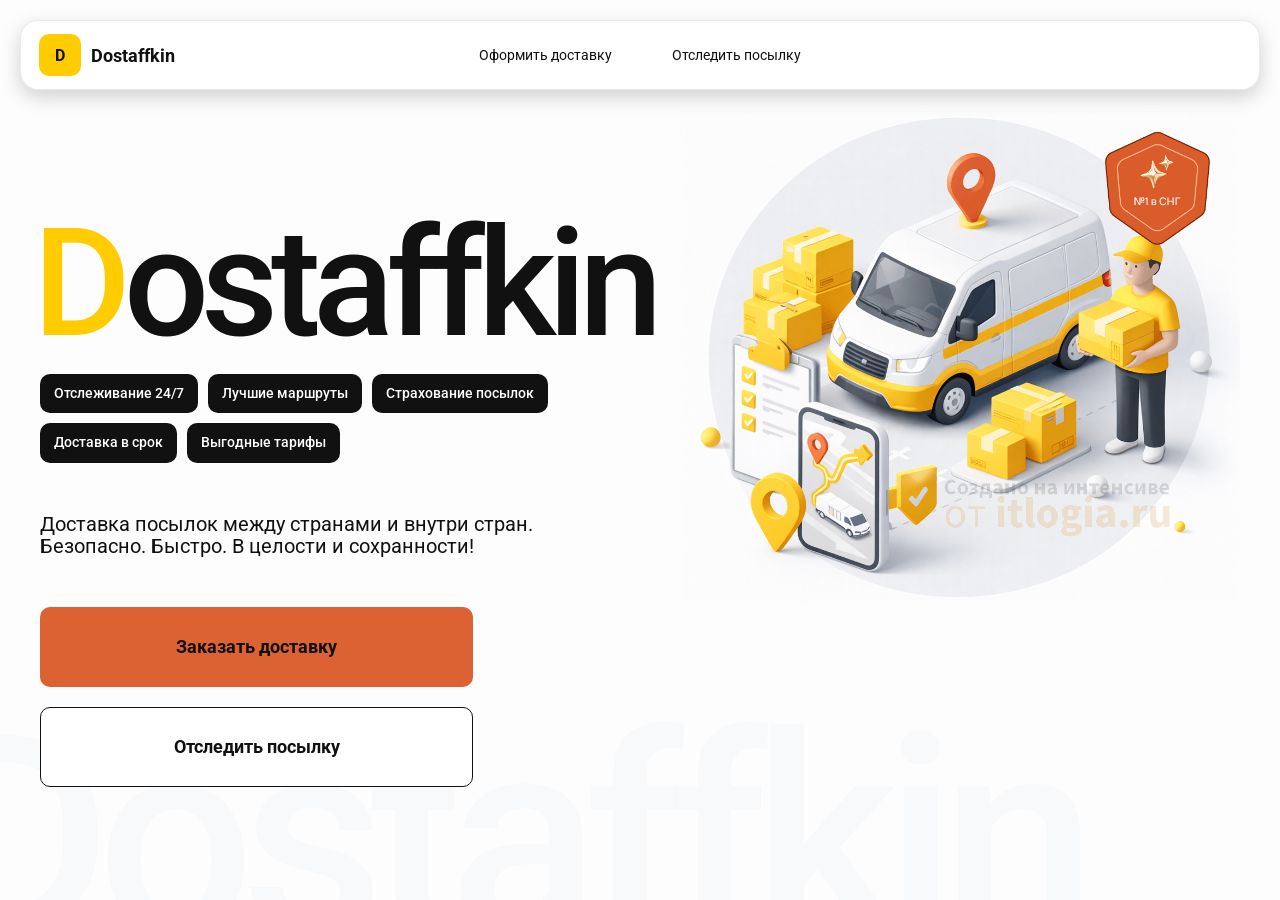
<file: index.html>
<!doctype html>
<html lang="ru">

<head>
    <meta charset="utf-8" />
    <meta name="viewport" content="width=device-width,initial-scale=1,maximum-scale=1,user-scalable=0" />
    <title>Dostaffkin — Доставка посылок между странами и внутри стран. Безопасно. Быстро. В целости и сохранности!
    </title>

    <link href="styles/base.css" rel="stylesheet" />
    <link href="styles/base_adaptive.css" rel="stylesheet" />
    <link href="styles/index.css" rel="stylesheet" />
    <link href="styles/index_adaptive.css" rel="stylesheet" />

</head>

<body>
    <div class="container">
        <header class="header">
            <a class="header-brand" href="#">
                <div class="header-logo">D</div>
                <div class="header-title">Dostaffkin</div>
            </a>
            <nav class="header-menu">
                <a class="header-link" href="./order.html">Оформить <span>доставку</span></a>
                <a class="header-link" href="./track.html">Отследить <span>посылку</span></a>
            </nav>
        </header>
        <main class="main">
            <section class="main-info">
                <div class="main-title">
                    <span>D</span>ostaffkin
                </div>
                <div class="main-features">
                    <div class="main-feature">Отслеживание 24/7</div>
                    <div class="main-feature">Лучшие маршруты</div>
                    <div class="main-feature">Страхование посылок</div>
                    <div class="main-feature">Доставка в срок</div>
                    <div class="main-feature">Выгодные тарифы</div>
                </div>
                <div class="main-description">
                    Доставка посылок между странами и внутри стран.
                    Безопасно. Быстро. В целости и сохранности!
                </div>
                <div class="main-actions">
                    <a class="button" type="button" href="./order.html">Заказать доставку</a>
                    <a class="button button-white" type="button" href="./track.html">Отследить посылку</a>
                </div>
            </section>
            <div class="main-title-ghost">Dostaffkin</div>
            <section class="main-image">
                <img src="images/main-image.png" alt="Main image" />
            </section>
        </main>
    </div>
</body>

</html>
</file>
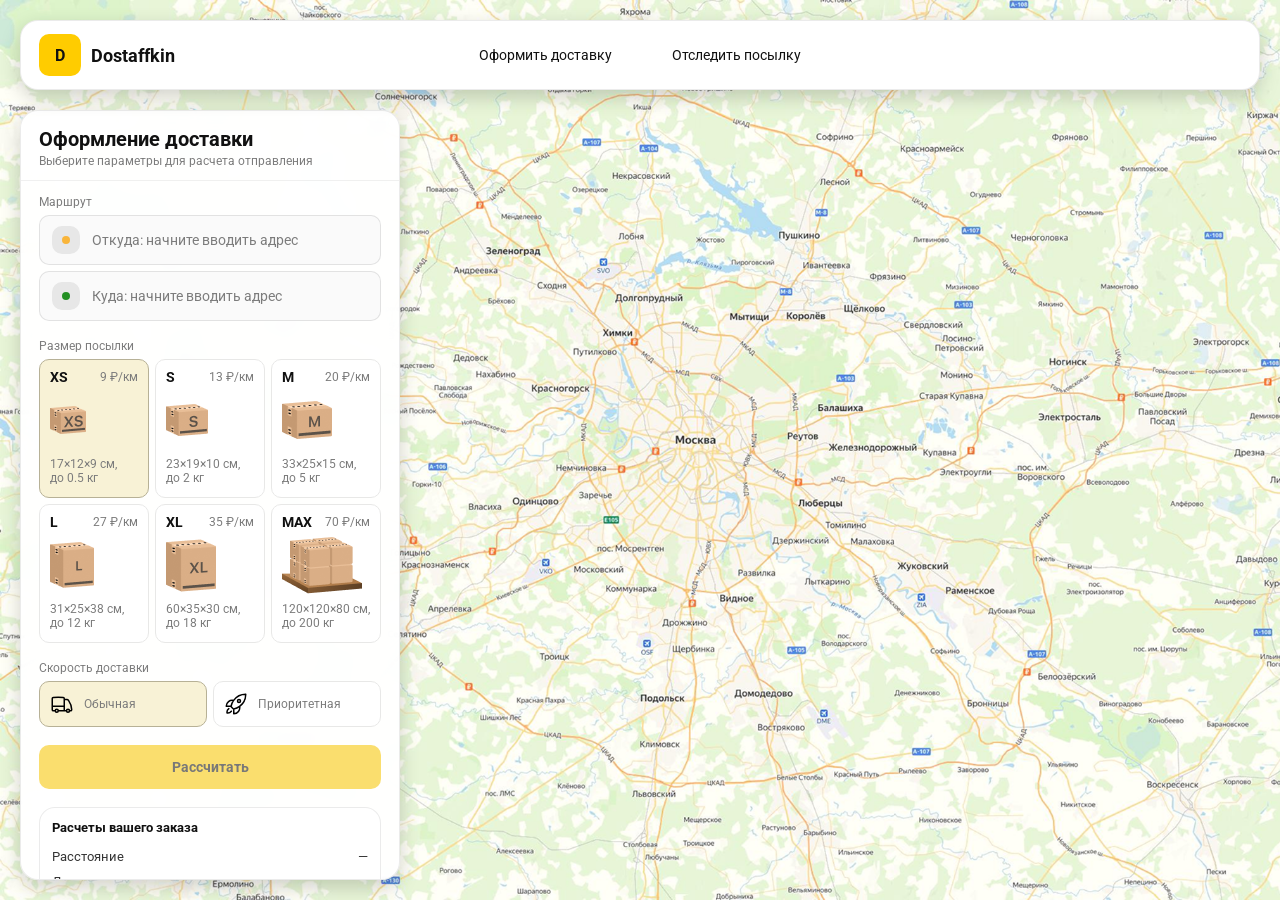
<file: order.html>
<!doctype html>
<html lang="ru">

<head>
    <meta charset="utf-8" />
    <meta name="viewport" content="width=device-width,initial-scale=1,maximum-scale=1,user-scalable=0" />
    <title>Оформление доставки</title>

    <link rel="stylesheet" href="styles/base.css" />
    <link rel="stylesheet" href="styles/base_adaptive.css" />

    <link rel="stylesheet" href="styles/order.css" />
    <link rel="stylesheet" href="styles/order_adaptive.css" />
</head>

<body>
    <div id="map"></div>

    <header class="header">
        <a class="header-brand" href="./index.html">
            <div class="header-logo">D</div>
            <div class="header-title">Dostaffkin</div>
        </a>
        <nav class="header-menu">
            <a class="header-link" href="#">Оформить <span>доставку</span></a>
            <a class="header-link" href="./track.html">Отследить <span>посылку</span></a>
        </nav>
    </header>

    <aside class="main" id="sidebar">
        <div class="main-header">
            <div class="main-title">Оформление доставки</div>
            <div class="main-text">Выберите параметры для расчета отправления</div>
        </div>
        <div class="main-content">
            <div class="main-route">
                <div class="main-block-title">Маршрут</div>
                <div class="main-fields">
                    <div class="main-field" id="fromField">
                        <div class="main-pin"></div>
                        <input id="from" placeholder="Откуда: начните вводить адрес" autocomplete="off" />
                        <div class="main-ac" id="fromAc" role="listbox" aria-label="Подсказки адресов"></div>
                    </div>

                    <div class="main-field" id="toField">
                        <div class="main-pin"></div>
                        <input id="to" placeholder="Куда: начните вводить адрес" autocomplete="off" />
                        <div class="main-ac" id="toAc" role="listbox" aria-label="Подсказки адресов"></div>
                    </div>
                </div>
            </div>
            <div class="main-package">
                <div class="main-block-title">Размер посылки</div>

                <div class="main-sizes">
                    <div class="main-size-card is-active" data-value="xs">
                        <div class="main-size-top">
                            <div class="main-size-label">XS</div>
                            <div class="main-size-rate">9 ₽/км</div>
                        </div>
                        <div class="main-size-media">
                            <img src="images/sizes/xs.png" alt="Короб XS" />
                        </div>
                        <div class="main-size-description">17×12×9 см,<br>до 0.5 кг</div>
                    </div>

                    <div class="main-size-card" data-value="s">
                        <div class="main-size-top">
                            <div class="main-size-label">S</div>
                            <div class="main-size-rate">13 ₽/км</div>
                        </div>
                        <div class="main-size-media">
                            <img src="images/sizes/s.png" alt="Короб S" />
                        </div>
                        <div class="main-size-description">23×19×10 см,<br>до 2 кг</div>
                    </div>

                    <div class="main-size-card" data-value="m">
                        <div class="main-size-top">
                            <div class="main-size-label">M</div>
                            <div class="main-size-rate">20 ₽/км</div>
                        </div>
                        <div class="main-size-media">
                            <img src="images/sizes/m.png" alt="Короб M" />
                        </div>
                        <div class="main-size-description">33×25×15 см,<br>до 5 кг</div>
                    </div>

                    <div class="main-size-card" data-value="l">
                        <div class="main-size-top">
                            <div class="main-size-label">L</div>
                            <div class="main-size-rate">27 ₽/км</div>
                        </div>
                        <div class="main-size-media">
                            <img src="images/sizes/l.png" alt="Короб L" />
                        </div>
                        <div class="main-size-description">31×25×38 см,<br>до 12 кг</div>
                    </div>

                    <div class="main-size-card" data-value="xl">
                        <div class="main-size-top">
                            <div class="main-size-label">XL</div>
                            <div class="main-size-rate">35 ₽/км</div>
                        </div>
                        <div class="main-size-media">
                            <img src="images/sizes/xl.png" alt="Короб XL" />
                        </div>
                        <div class="main-size-description">60×35×30 см,<br>до 18 кг</div>
                    </div>

                    <div class="main-size-card" data-value="max">
                        <div class="main-size-top">
                            <div class="main-size-label">MAX</div>
                            <div class="main-size-rate">70 ₽/км</div>
                        </div>
                        <div class="main-size-media main-size-media-palleta">
                            <img src="images/sizes/max.png" alt="Паллета" />
                        </div>
                        <div class="main-size-description">120×120×80 см,<br>до 200 кг</div>
                    </div>
                </div>
            </div>

            <div class="main-speed">
                <div class="main-block-title">Скорость доставки</div>

                <div class="main-speeds">
                    <div class="main-speed-card is-active" data-value="regular">
                        <img class="main-speed-media" src="images/icons/regular.svg" alt="Regular" />
                        <div class="main-speed-description">Обычная</div>
                    </div>
                    <div class="main-speed-card" data-value="fast">
                        <img class="main-speed-media" src="images/icons/fast.svg" alt="Fast" />
                        <div class="main-speed-description">Приоритетная</div>
                    </div>

                </div>
            </div>
            <div class="main-calculate-block">
                <button id="calc" class="button calculate-button" type="button" disabled>Рассчитать</button>
            </div>
            <div class="main-result" id="result">
                <div class="main-result-title">Расчеты вашего заказа</div>
                <div class="main-result-lines">
                    <div class="main-result-line"><span>Расстояние</span><span id="distanceValue">—</span></div>
                    <div class="main-result-line"><span>Доставим через</span><span id="durationValue">—</span></div>
                    <div class="main-result-line"><span>Тариф</span><span id="rateValue">—</span></div>
                </div>
                <div class="main-price">
                    <div class="main-price-label">Итого</div>
                    <div class="main-price-value" id="totalValue">—</div>
                </div>
            </div>
            <div class="main-order-box">
                <div class="main-order-form" id="orderForm">
                    <div class="main-order-title">Оформление доставки</div>
                    <div class="main-block-info-row">
                        <div class="main-block-title">Контакты</div>
                        <div class="order-fields">
                            <div class="main-field">
                                <input id="customerName" placeholder="Ваше имя" autocomplete="off" />
                            </div>
                            <div class="main-field">
                                <input id="customerPhone" placeholder="Ваш телефон" autocomplete="off"
                                    inputmode="tel" />
                            </div>
                        </div>
                    </div>
                    <div class="main-block-info-row extra-info">
                        <div class="main-block-title">Дополнительная информация</div>
                        <div class="main-field textarea">
                            <textarea id="comment" placeholder="Детали доставки и комментарии"></textarea>
                        </div>
                    </div>
                    <button id="submit" class="button main-submit-request" type="button" disabled>Отправить
                        заявку
                    </button>
                </div>

                <div class="main-order-success" id="orderSuccess">
                    <div class="main-success-icon">✓</div>
                    <div class="main-success-title">Заявка отправлена!</div>
                    <div class="main-success-title">Номер отправления – <span id="orderId"></span></div>
                    <div class="main-success-subtitle">Мы скоро свяжемся с вами</div>
                </div>
            </div>


        </div>

    </aside>

</body>

</html>
</file>
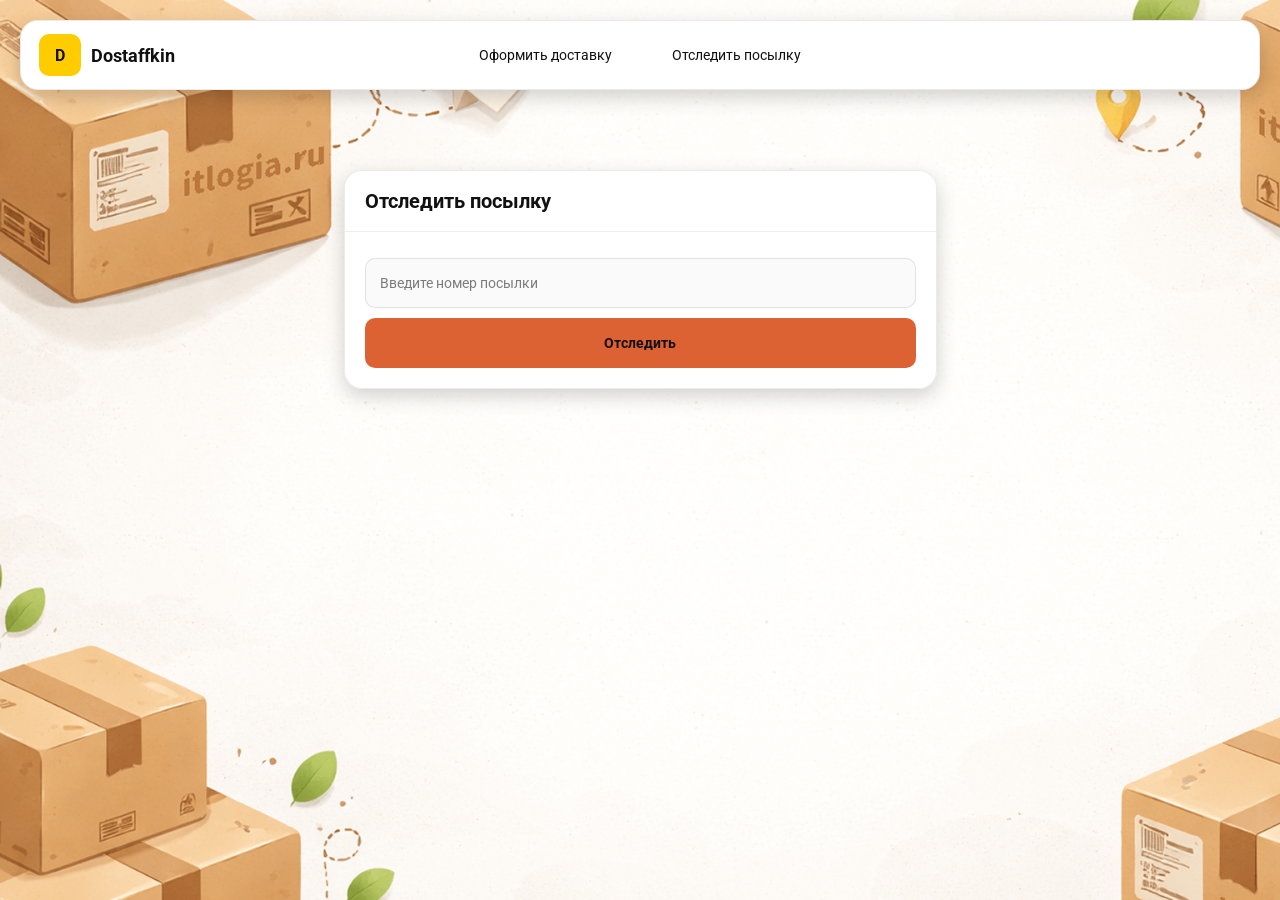
<file: track.html>
<!doctype html>
<html lang="ru">

<head>
    <meta charset="utf-8" />
    <meta name="viewport" content="width=device-width,initial-scale=1,maximum-scale=1,user-scalable=0" />
    <title>Отследить посылку</title>
    <link rel="stylesheet" href="styles/base.css" />
    <link rel="stylesheet" href="styles/base_adaptive.css" />

    <link rel="stylesheet" href="styles/track.css" />
    <link rel="stylesheet" href="styles/track_adaptive.css" />
</head>

<body>

    <div class="container">
        <header class="header">
            <a class="header-brand" href="./index.html">
                <div class="header-logo">D</div>
                <div class="header-title">Dostaffkin</div>
            </a>
            <nav class="header-menu">
                <a class="header-link" href="./order.html">Оформить <span>доставку</span></a>
                <a class="header-link" href="#">Отследить <span>посылку</span></a>
            </nav>
        </header>
        <main class="track-content">
            <section class="track-card track-search">
                <div class="track-title">Отследить посылку</div>
                <div class="track-action">
                    <div class="main-field track-field">
                        <input id="trackNumber" placeholder="Введите номер посылки" autocomplete="off" />
                    </div>
                    <button id="trackButton" class="button track-button" type="button">Отследить</button>
                </div>
            </section>
            <section class="track-card track-result" id="trackResult">
                <div class="track-result-header">
                    <div class="track-id" id="trackIdValue"></div>
                    <div class="track-routes">
                        <div class="track-route">
                            <div class="track-route-pin">
                                <svg xmlns="http://www.w3.org/2000/svg" fill="none" viewBox="0 0 24 24"
                                    stroke-width="1.5" stroke="orange" class="size-6">
                                    <path stroke-linecap="round" stroke-linejoin="round"
                                        d="M15 10.5a3 3 0 1 1-6 0 3 3 0 0 1 6 0Z" />
                                    <path stroke-linecap="round" stroke-linejoin="round"
                                        d="M19.5 10.5c0 7.142-7.5 11.25-7.5 11.25S4.5 17.642 4.5 10.5a7.5 7.5 0 1 1 15 0Z" />
                                </svg>
                            </div>
                            <div class="track-route-address" id="trackFromValue">
                                Откуда: Москва, улица Арбат, 1
                            </div>
                        </div>
                        <div class="track-route track-route-arrow">
                            <svg xmlns="http://www.w3.org/2000/svg" fill="none" viewBox="0 0 24 24" stroke-width="1.5"
                                stroke="currentColor" class="size-6">
                                <path stroke-linecap="round" stroke-linejoin="round"
                                    d="M19.5 13.5 12 21m0 0-7.5-7.5M12 21V3" />
                            </svg>
                        </div>
                        <div class="track-route">
                            <div class="track-route-pin">
                                <svg xmlns="http://www.w3.org/2000/svg" fill="none" viewBox="0 0 24 24"
                                    stroke-width="1.5" stroke="green" class="size-6">
                                    <path stroke-linecap="round" stroke-linejoin="round"
                                        d="M15 10.5a3 3 0 1 1-6 0 3 3 0 0 1 6 0Z" />
                                    <path stroke-linecap="round" stroke-linejoin="round"
                                        d="M19.5 10.5c0 7.142-7.5 11.25-7.5 11.25S4.5 17.642 4.5 10.5a7.5 7.5 0 1 1 15 0Z" />
                                </svg>
                            </div>
                            <div class="track-route-address" id="trackToValue">
                                Куда: Минск, проспект Независимости, 58
                            </div>
                        </div>
                    </div>
                </div>
                <div class="track-info">
                    <div class="track-status-title">Статус данной посылки:</div>
                    <div class="track-status-list" id="trackStatusList">


                        <div class="track-status created">
                            <img src="images/icons/created.svg" class="track-status-icon" alt="Created">
                            <div class="track-status-text">
                                <div class="track-status-text-state">Создан</div>
                                <div class="track-status-text-date">10.01.2026</div>
                            </div>
                        </div>

                        <div class="track-status in-way">
                            <img src="images/icons/in-way.svg" class="track-status-icon" alt="In way">
                            <div class="track-status-text">
                                <div class="track-status-text-state">В пути: Москва</div>
                                <div class="track-status-text-date">18.01.2026</div>
                            </div>
                        </div>

                        <div class="track-status ready">
                            <img src="images/icons/ready.svg" class="track-status-icon" alt="Ready">
                            <div class="track-status-text">
                                <div class="track-status-text-state">Готов к выдаче</div>
                                <div class="track-status-text-date">25.01.2026</div>
                            </div>
                        </div>

                        <div class="track-status done">
                            <img src="images/icons/done.svg" class="track-status-icon" alt="Done">
                            <div class="track-status-text">
                                <div class="track-status-text-state">Вручен</div>
                                <div class="track-status-text-date">27.01.2026</div>
                            </div>
                        </div>

                    </div>
                </div>
            </section>
        </main>
    </div>

</body>

</html>
</file>
<file: styles/base.css>
*, *::before, *::after {
    box-sizing: border-box;
}

@font-face {
    font-family: "Roboto";
    src: url("../fonts/Roboto-Regular.ttf");
    font-weight: normal;
}

@font-face {
    font-family: "Roboto";
    src: url("../fonts/Roboto-Bold.ttf");
    font-weight: bold;
}

@font-face {
    font-family: "Roboto";
    src: url("../fonts/Roboto-Medium.ttf");
    font-weight: 500;
}

html, body {
    margin: 0;
    color: #111111;
    font-family: "Roboto", sans-serif;
}

body {
    background: #FDFDFD;
}

.header {
    border-radius: 18px;
    box-shadow: 0 7px 20px 0 #0000002E;
    backdrop-filter: blur(10px);
    background: #ffffff;
    left: 20px;
    border: 1px solid rgba(0, 0, 0, 0.08);
    position: fixed;
    right: 20px;
    top: 20px;
    padding: 14px 18px;
    height: 70px;
    display: flex;
    align-items: center;
    z-index: 6;
}


.header-brand {
    display: flex;
    align-items: center;
    text-decoration: none;
    gap: 10px;
}

.header-logo {
    width: 42px;
    height: 42px;
    border-radius: 10px;
    background: #FFCC00;
    display: grid;
    place-items: center;
    font-weight: bold;
    color: #111;
}

.header-title {
    font-size: 18px;
    font-weight: bold;
    color: #111111;
    text-decoration: none;
}

.header-menu {
    display: flex;
    align-items: center;
    gap: 60px;
    margin: 0;
    position: absolute;
    left: 50%;
    transform: translateX(-50%);
}

.header-link {
    font-size: 14px;
    color: #111111;
    text-decoration: none;
}

.button {
    border: 0;
    outline: none;
    height: 44px;
    border-radius: 10px;
    font-size: 14px;
    font-weight: bold;
    cursor: pointer;
    font-family: inherit;
    transition: transform .08s ease, opacity .12s ease;
    background: #DC6133;
    color: #111111;
    text-align: center;
    text-decoration: none;
}

.button:hover {
    background-color: #E5BC19;
}

.button:disabled {
    cursor: not-allowed;
    background-color: #FADE6E;
    color: #787878;
    transform: none;
}

.button.button-white {
    background: #ffffff;
    border: 1px solid #111111;
}

.button.button-white:hover {
    background: rgb(241 241 241);
}



.main-field {
    display: flex;
    align-items: center;
    margin-top: 6px;
    gap: 10px;
    border: 1px solid #1111111A;
    background: #FAFAFA;
    border-radius: 10px;
    padding: 10px 12px;
    position: relative;
    box-sizing: border-box;
    height: 50px;
}

.main-field.textarea {
    height: auto;
}

.main-pin {
    width: 28px;
    height: 28px;
    border-radius: 10px;
    background: rgba(17, 17, 17, 0.08);
    display: grid;
    place-items: center;
    flex: 0 0 auto;
    position: relative;
}

.main-pin::before {
    content: "";
    width: 8px;
    height: 8px;
    border-radius: 999px;
    background: orange;
    opacity: .75;
    display: block;
}

.main-field:last-child .main-pin::before {
    background: green;
    opacity: .85;
}

input, textarea {
    width: 100%;
    border: 0;
    outline: none;
    background: transparent;
    font-size: 14px;
    color: #111111;
    font-family: inherit;
}

textarea {
    resize: vertical;
    min-height: 72px;
    padding: 2px 0;
}

input::placeholder, textarea::placeholder {
    color: #7C7C7C;
}

.main-field:focus-within {
    border-color: rgba(0, 0, 0, 0.20);
    box-shadow: 0 0 0 4px rgba(255, 204, 0, 0.35);
    background: rgba(255, 255, 255, 0.75);
}
</file>
<file: styles/base_adaptive.css>
@media (max-width: 767px) {
    .header {
        left: 10px;
        right: 10px;
        top: 10px;
    }

    .header-link span {
        display: none;
    }

    .header-menu {
        gap: 20px;
        justify-content: flex-start;
        margin: 0 0 0 30px;
        position: static;
        transform: none;
    }
}

@media (max-width: 420px) {
    .header-title {
        display: none;
    }
}

@media (max-width: 374px) {
    .header-menu {
        gap: 10px;
        margin: 0 0 0 10px;
    }
}
</file>
<file: styles/index.css>
.container {
    overflow: hidden;
    min-height: 100vh;
}

.main {
    padding: 111px 40px 40px;
    position: relative;
    display: flex;
}

.main-info {
    max-width: 840px;
    width: 100%;
    position: relative;
}

.main-title {
    margin-top: 98px;
    font-weight: 500;
    font-size: 200px;
    line-height: 1;
    letter-spacing: -0.05em;
    color: #111111;
    left: -15px;
    position: relative;
}

.main-title span {
    color: #FFCC00;
}

.main-features {
    margin-top: 15px;
    display: flex;
    flex-wrap: wrap;
    gap: 10px;
}

.main-feature {
    background: #111111;
    color: #ffffff;
    padding: 12px 14px;
    font-weight: 500;
    font-size: 14px;
    line-height: 1.1;
    border-radius: 10px;
}

.main-description {
    margin-top: 50px;
    max-width: 500px;
    font-size: 20px;
    line-height: 1.1;
    color: #111111;
}

.main-actions {
    margin-top: 50px;
    display: flex;
    flex-direction: column;
    gap: 20px;
}

.main-actions .button {
    height: 80px;
    width: 433px;
    font-size: 18px;
    font-weight: bold;
    place-items: center;
    display: grid;
}

.main-title-ghost {
    position: absolute;
    z-index: -1;
    left: -70px;
    bottom: -150px;
    font-weight: 500;
    font-size: 278px;
    line-height: 1;
    letter-spacing: -0.05em;
    color: #ECEDF04D;
}

.main-image {
    width: 1024px;
    top: 100px;
    z-index: -2;
}

.main-image img {
    width: 100%;
    max-width: 1024px;
    height: auto;
    display: block;
}
</file>
<file: styles/index_adaptive.css>
@media (max-width: 1760px) {
    .main-title {
        font-size: 150px;
        left: -7px;
    }

    .main-info {
        max-width: 640px;
    }
}

@media (max-width: 1200px) {
    .main-info {
        max-width: 540px;
    }

    .main {
        padding: 111px 20px 20px;
    }

    .main-title {
        font-size: 120px;
        left: -4px;
    }

    .main-title-ghost {
        font-size: 220px;
    }
}

@media (max-width: 1024px) {
    .main-title {
        margin-top: 30px;
    }

    .main {
        flex-direction: column-reverse;
    }

    .main-image {
        max-width: 350px;
        position: absolute;
        left: 370px;
        top: 370px;
    }

    .main-info {
        max-width: 100%;
    }

    .main-actions {
        gap: 10px;
    }

    .main-actions .button {
        height: 50px;
        font-size: 14px;
        width: auto;
        max-width: 300px;
    }

    .main-description {
        max-width: 350px;
    }
}

@media (max-width: 570px) {
    .main-title {
        font-size: 88px;
    }

    .main-description {
        max-width: 100%
    }

    .main-actions {
       width: 100%;
    }

    .main-actions .button {
        width: 100%;
        max-width: 100%
    }

    .main-image {
        max-width: 650px;
        position: absolute;
        left: 170px;
        top: 70px;
        opacity: 0.2;
    }
}

@media (max-width: 400px) {
    .main-title {
        font-size: 70px;
    }
}
</file>
<file: styles/order.css>
#map {
    background-image: url("../images/order-bg.png");
    background-size: cover;
    position: fixed;
    inset: 0;
}

.main {
    border-radius: 18px;
    box-shadow: 0 7px 20px 0 #0000002E;
    backdrop-filter: blur(10px);
    background: rgba(255, 255, 255, 0.96);
    left: 20px;
    border: 1px solid rgba(0, 0, 0, 0.08);
    position: fixed;
    top: 110px;
    bottom: 20px;
    width: 380px;
    display: flex;
    flex-direction: column;
    overflow: hidden;
    z-index: 5;
}

.main-header {
    padding: 18px 18px 12px 18px;
    border-bottom: 1px solid rgba(0, 0, 0, 0.06);
    display: flex;
    flex-direction: column;
}

.main-title {
    font-size: 20px;
    line-height: 100%;
    font-weight: bold;
}

.main-text {
    font-size: 12px;
    margin-top: 5px;
    color: #7C7C7C;
}

.main-content {
    padding: 14px 18px 18px 18px;
    overflow: auto;
    scrollbar-width: none;
    display: flex;
    flex-direction: column;
    gap: 18px;
    flex: 1;
}

.main-block-title {
    font-size: 12px;
    color: #7C7C7C;
}

.main-route .main-block-title,
.main-package .main-block-title {
    margin-bottom: 6px;
}

.main-sizes {
    display: grid;
    gap: 6px;
    grid-template-columns: repeat(3, 1fr);
}

.main-size-card {
    border: 1px solid #E8E8E7;
    background: #FFFFFF;
    border-radius: 10px;
    padding: 10px;
    cursor: pointer;
    user-select: none;
    transition: transform .08s ease, border-color .12s ease, background .12s ease;
    min-height: 139px;
}

.main-size-card:hover {
    transform: translateY(-1px);
}

.main-size-card.is-active {
    background-color: #F8F2D6;
    border-color: #B7B196;
}

.main-size-top {
    display: flex;
    align-items: center;
    justify-content: space-between;
}

.main-size-label {
    font-weight: bold;
    font-size: 14px;
    color: #111111;
    line-height: 100%;
}

.main-size-rate {
    font-size: 12px;
    color: #7C7C7C;
    line-height: 100%;
}

.main-size-media {
    margin-top: 8px;
    height: 57px;
}

.main-size-description {
    margin-top: 8px;
    font-size: 12px;
    color: #7C7C7C;
    line-height: 1.2;
}

.calculate-button {
    width: 100%;
}

.main-result {
    border: 1px solid rgba(0, 0, 0, 0.08);
    background: rgba(255, 255, 255, 0.75);
    border-radius: 16px;
    padding: 12px;
    line-height: 1.25;
}

.main-result-title {
    font-weight: bold;
    font-size: 13px;
    color: #111111;
    margin-bottom: 13px;
}

.main-result-lines {
    gap: 8px;
    display: flex;
    flex-direction: column;
}

.main-result-line {
    font-size: 13px;
    color: rgba(17, 17, 17, 0.85);
    display: flex;
    justify-content: space-between;
}

.main-price {
    margin-top: 18px;
    padding-top: 10px;
    border-top: 1px dashed rgba(0, 0, 0, 0.12);
    display: flex;
    align-items: baseline;
    justify-content: space-between;
}

.main-price-label {
    font-size: 12px;
    color: rgba(17, 17, 17, 0.55);
}

.main-price-value {
    font-size: 20px;
    font-weight: bold;
    color: #111111;
    letter-spacing: -0.3px;
}

.main-order-box {
    background: #ffffff;
    border: 1px solid #E8E8E7;
    border-radius: 10px;
    padding: 12px;
}

.main-order-title {
    margin-bottom: 8px;
    font-weight: bold;
    font-size: 14px;
    color: #111111;
}

.main-block-info {
    display: flex;
    flex-direction: column;
    gap: 6px;
}

.order-fields {
    display: grid;
    grid-template-columns: 1fr 1fr;
    column-gap: 10px;
    margin-top: 6px;
}

.main-block-info-row.extra-info {
    display: block;
    margin-top: 13px;
}

.main-submit-request {
    width: 100%;
    margin-top: 6px;
}

.main-order-success {
    display: none;
    text-align: center;
    padding: 22px 12px;
    gap: 12px;
}

.main-order-success.is-visible {
    display: flex;
    flex-direction: column;
    align-items: center;
}

.main-success-icon {
    width: 56px;
    height: 56px;
    border-radius: 50%;
    background: #16a34a;
    color: #ffffff;
    display: grid;
    place-items: center;
    font-size: 30px;
}

.main-success-title {
    font-size: 14px;
    font-weight: bold;
    color: #111111;
}

.main-success-subtitle {
    font-size: 12px;
    color: rgba(17, 17, 17, 0.55);
    line-height: 1.3;
}

.main-speed .main-block-title {
    margin-bottom: 6px;
}

.main-speeds {
    display: grid;
    gap: 6px;
    grid-template-columns: repeat(2, 1fr);
}

.main-speed-card {
    border: 1px solid #E8E8E7;
    background: #FFFFFF;
    border-radius: 10px;
    padding: 10px;
    cursor: pointer;
    user-select: none;
    transition: transform .08s ease, border-color .12s ease, background .12s ease;
    display: flex;
    align-items: center;
    gap: 10px;
}

.main-speed-card:hover {
    transform: translateY(-1px);
}

.main-speed-card.is-active {
    background-color: #F8F2D6;
    border-color: #B7B196;
}

.main-speed-description {
    font-size: 12px;
    color: #7C7C7C;
    line-height: 1.2;
}
</file>
<file: styles/order_adaptive.css>
@media (max-width: 767px) {
    .main {
        left: 10px;
        right: 10px;
        top: 50%;
        bottom: 12px;
        width: auto;
        max-width: none;
    }
}

@media (max-width: 420px) {
    .main-sizes {
        grid-template-columns: repeat(2, 1fr);
    }
}
</file>
<file: styles/track.css>
.container {
    background: #F4F4F4 url("../images/track-bg.png");
    background-size: cover;
    min-height: 100vh;
    padding: 170px 0 50px 0;
}

 .track-content {
    width: 593px;
    margin: 0 auto;
}

.track-card {
    width: 100%;
    border-radius: 18px;
    box-shadow: 0 7px 20px 0 #0000002E;
    backdrop-filter: blur(10px);
    background: rgba(255, 255, 255, 0.96);
    border: 1px solid rgba(0, 0, 0, 0.08);
}

.track-title {
    font-size: 20px;
    line-height: 100%;
    font-weight: bold;
    border-bottom: 1px solid #EEEEEE;
    padding: 20px;
}

.track-action {
    padding: 20px;
}

.track-button {
    width: 100%;
    height: 50px;
}

.track-field {
    margin-bottom: 10px;
}

.track-result {
    margin-top: 5px;
    display: none;
}

.track-result.is-visible {
    display: block;
}

.track-result-header {
    font-weight: bold;
    font-size: 14px;
    color: #111111;
    padding: 20px;
    border-bottom: 1px solid #EEEEEE;
}

.track-id {
    margin-bottom: 12px;
    font-size: 20px;
}

.track-routes {
    display: flex;
    flex-direction: column;
    gap: 10px;
    font-weight: normal;
}

.track-route {
    display: flex;
    align-items: center;
    gap: 10px;
}

.track-route-pin {
    width: 24px;
    height: 24px;
    flex-shrink: 0;
}

.track-route-arrow {
    padding: 15px 0;
    width: 24px;
    height: 24px;
}

.track-info {
    padding: 20px;
}

.track-status {
    display: flex;
    align-items: center;
    font-size: 12px;
    gap: 10px;
}

.track-status-title {
    font-size: 14px;
    color: #111111;
    margin-bottom: 20px;
}

.track-status-list {
    display: flex;
    flex-direction: column;
    gap: 15px;
}

.track-status-icon {
    width: 40px;
    height: 40px;
    border-radius: 50%;
    background: rgba(17, 17, 17, 0.08);
    display: grid;
    place-items: center;
    flex: 0 0 auto;
}

.track-status.created .track-status-icon {
    background-color: #F1CB00;
}

.track-status.in-way .track-status-icon {
    background-color: #F08A11;
}

.track-status.ready .track-status-icon {
    background-color: #A35D0A;
}

.track-status.done .track-status-icon {
    background-color: #37C93B;
}

.track-status-text {
    display: flex;
    align-items: center;
    justify-content: space-between;
    color: #111111;
    font-size: 12px;
    flex: 1;
}

.track-status-date {
    color: rgba(17, 17, 17, 0.55);
}
</file>
<file: styles/track_adaptive.css>
@media (max-width: 767px) {
    .container {
        padding: 130px 0 50px 0;
    }

    .track-content {
        width: 100%;
        padding-left: 10px;
        padding-right: 10px;
    }

    .track-result-header {
        padding: 20px;
    }
}
</file>
